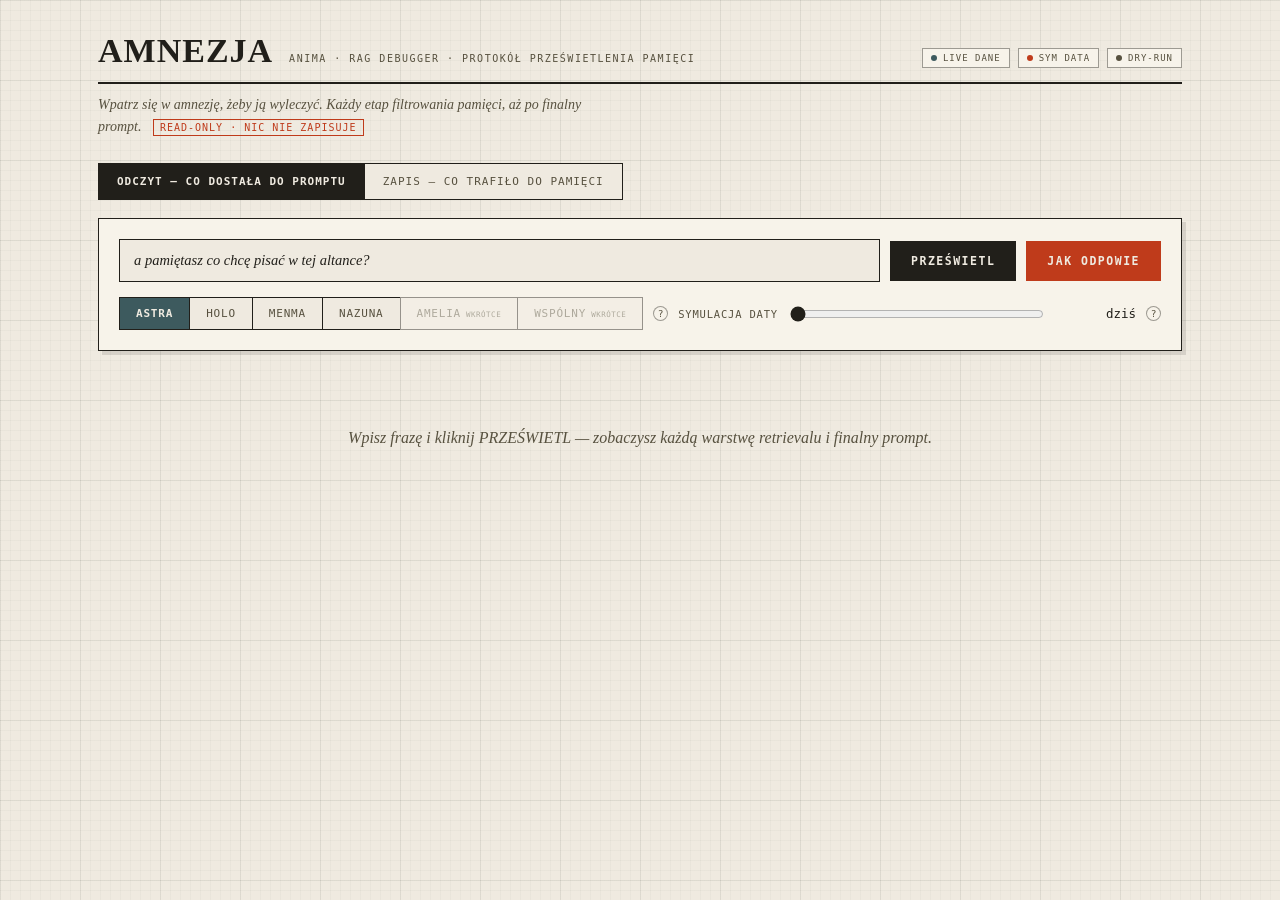
<file: backend/amnezja.html>
<!DOCTYPE html>
<html lang="pl"><head>
<meta charset="UTF-8">
<meta name="viewport" content="width=device-width, initial-scale=1.0">
<title>Amnezja · RAG Debugger</title>
<style>
  :root{
    --papier:#EFEAE0;   /* tło — papier techniczny */
    --kosc:#E3DCCB;     /* panele */
    --karta:#F7F3EA;    /* jaśniejsza karta / pola danych */
    --grafit:#211F1A;   /* atrament */
    --sepia:#57513F;    /* tekst drugorzędny — wzmocniony kontrast */
    --cynober:#BF3B1B;  /* sygnał — adnotacje radiologa */
    --teal:#3D5A5E;     /* statusy pozytywne, aktywna persona */
    --linia:rgba(33,31,26,.42);
    --mono:ui-monospace,"SF Mono",Consolas,"Cascadia Code",monospace;
    --serif:Georgia,"Times New Roman",serif;
    --sans:-apple-system,"Segoe UI",system-ui,sans-serif;
  }
  *{box-sizing:border-box}
  body{margin:0;color:var(--grafit);font-family:var(--sans);font-size:14px;min-height:100vh;text-wrap:pretty;
    background:
      linear-gradient(rgba(33,31,26,.06) 1px, transparent 1px),
      linear-gradient(90deg, rgba(33,31,26,.06) 1px, transparent 1px),
      linear-gradient(rgba(33,31,26,.028) 1px, transparent 1px),
      linear-gradient(90deg, rgba(33,31,26,.028) 1px, transparent 1px),
      var(--papier);
    background-size:80px 80px,80px 80px,10px 10px,10px 10px}
  .wrap{max-width:1140px;margin:0 auto;padding:34px 28px 80px}
  a{color:var(--teal)} a:hover{color:var(--cynober)}

  /* ── nagłówek protokołu ── */
  header{display:flex;align-items:flex-end;gap:16px;flex-wrap:wrap;row-gap:10px;
    border-bottom:2px solid var(--grafit);padding-bottom:14px;margin-bottom:8px}
  .word{font-family:var(--serif);font-size:34px;font-weight:700;letter-spacing:1px;line-height:1;white-space:nowrap}
  .wordtag{font-family:var(--mono);font-size:10px;letter-spacing:1.5px;color:var(--sepia);white-space:nowrap;
    text-transform:uppercase;padding-bottom:4px}
  .envrow{margin-left:auto;display:flex;gap:8px;align-items:flex-end;flex-wrap:wrap}
  .envtag{display:flex;align-items:center;gap:6px;font-family:var(--mono);font-size:9px;letter-spacing:1px;
    color:var(--sepia);border:1px solid var(--linia);padding:4px 8px;text-transform:uppercase;background:var(--karta)}
  .dot{width:6px;height:6px;border-radius:50%;background:var(--sepia)}
  .dot.on{background:var(--teal)}
  .dot.sym{background:var(--cynober)}
  .sub{color:var(--sepia);font-size:14px;margin:10px 0 26px;max-width:680px;line-height:1.55;
    font-family:var(--serif);font-style:italic}
  .sub .ro{font-family:var(--mono);font-style:normal;font-size:10px;letter-spacing:1px;color:var(--cynober);
    text-transform:uppercase;margin-left:8px;border:1px solid var(--cynober);padding:2px 6px;white-space:nowrap}

  /* ── kontrolki ── */
  .panel{background:var(--karta);border:1px solid var(--grafit);padding:20px;margin-bottom:18px;
    box-shadow:4px 4px 0 rgba(33,31,26,.12)}
  .controls{display:flex;flex-direction:column;gap:15px}
  .row{display:flex;gap:10px;align-items:center;flex-wrap:wrap}
  input[type=text]{flex:1;min-width:260px;background:var(--papier);border:1px solid var(--grafit);
    padding:12px 14px;color:var(--grafit);font-size:14.5px;outline:none;font-family:var(--serif);font-style:italic}
  input[type=text]:focus{box-shadow:inset 0 0 0 1px var(--grafit)}
  input[type=text]::placeholder{color:var(--sepia);opacity:.7}
  .btn{border:1px solid var(--grafit);background:var(--grafit);color:var(--papier);
    padding:12px 20px;cursor:pointer;font-size:11.5px;font-weight:700;letter-spacing:1.5px;
    font-family:var(--mono);white-space:nowrap;text-transform:uppercase}
  .btn:hover{background:#3a372f}
  .btn.primary{background:var(--cynober);border-color:var(--cynober)}
  .btn.primary:hover{background:#a83317}
  .pers{display:flex;gap:0}
  .pbtn{background:var(--papier);border:1px solid var(--grafit);border-right:none;color:var(--sepia);
    padding:9px 16px;cursor:pointer;font-size:11px;font-family:var(--mono);letter-spacing:.8px;text-transform:uppercase}
  .pbtn:last-child{border-right:1px solid var(--grafit)}
  .pbtn.on{color:var(--papier);background:var(--teal);font-weight:700}
  .pbtn.dis{opacity:.45;cursor:not-allowed}
  .soon{font-size:7.5px;color:var(--sepia);letter-spacing:.5px;margin-left:5px}
  .slider{display:flex;align-items:center;gap:10px;flex:1;min-width:280px}
  .slabel{color:var(--sepia);font-size:10.5px;white-space:nowrap;font-family:var(--mono);letter-spacing:.8px;text-transform:uppercase}
  input[type=range]{flex:1;accent-color:var(--grafit)}
  .daylbl{min-width:80px;text-align:right;color:var(--grafit);font-variant-numeric:tabular-nums;font-family:var(--mono);font-size:12.5px}
  .daylbl.future{color:var(--cynober);font-weight:700}

  /* ── dymki ── */
  .tip{position:relative;display:inline-flex;align-items:center;justify-content:center;
    width:15px;height:15px;border-radius:50%;border:1px solid var(--linia);color:var(--sepia);
    font-size:9.5px;cursor:help;flex-shrink:0;font-family:var(--mono);background:var(--karta)}
  .tip:hover::after{content:attr(data-tip);position:absolute;left:20px;top:-6px;z-index:20;
    width:300px;background:var(--karta);border:1px solid var(--grafit);padding:11px 13px;
    color:var(--grafit);font-size:12px;line-height:1.55;font-weight:400;letter-spacing:0;
    box-shadow:5px 5px 0 rgba(33,31,26,.15);font-family:var(--sans);text-transform:none}

  /* ── podsumowanie protokołu ── */
  .stats{display:flex;margin-bottom:18px;border:1px solid var(--grafit);background:var(--karta);
    box-shadow:4px 4px 0 rgba(33,31,26,.12)}
  .stat{flex:1;padding:14px 18px;border-right:1px solid var(--linia);min-width:0}
  .stat:last-child{border-right:none}
  .stat .l{font-size:9px;color:var(--sepia);letter-spacing:1.2px;text-transform:uppercase;margin-bottom:5px;font-family:var(--mono)}
  .stat .v{font-family:var(--serif);font-size:22px;font-weight:700;line-height:1.1}
  .stat .v.q{font-size:14px;font-style:italic;font-weight:400;overflow:hidden;text-overflow:ellipsis;white-space:nowrap}
  .stat .v.t{font-family:var(--mono);font-size:14px;font-weight:400;padding-top:4px}

  /* ── funnel ── */
  .funnel-head{display:flex;align-items:center;gap:8px;margin-bottom:14px}
  .funnel-title{font-size:11px;font-weight:700;letter-spacing:1.5px;text-transform:uppercase;font-family:var(--mono)}
  .frow{display:grid;grid-template-columns:200px 1fr 52px 54px;gap:12px;align-items:center;padding:4.5px 0}
  .frow .fname{font-size:12px;color:var(--sepia);white-space:nowrap;overflow:hidden;text-overflow:ellipsis;font-family:var(--mono)}
  .frow.result .fname{color:var(--cynober);font-weight:700}
  .ftrack{height:15px;background:rgba(33,31,26,.06);position:relative;overflow:hidden;border-right:1px solid var(--linia)}
  .ffill{position:absolute;left:0;top:0;bottom:0;background:rgba(33,31,26,.34)}
  .frow.result .ffill{background:var(--cynober)}
  .fcount{font-family:var(--serif);font-size:16px;font-weight:700;text-align:right;font-variant-numeric:tabular-nums}
  .fdelta{font-family:var(--mono);font-size:10.5px;text-align:right;color:var(--sepia)}
  .fdelta .big{color:var(--cynober);font-weight:700}

  /* ── grounding ── */
  .grnd{margin:0 0 26px;padding:16px 18px;border:1px solid var(--grafit);background:var(--karta);
    box-shadow:4px 4px 0 rgba(33,31,26,.12)}
  .grnd .gline{display:flex;align-items:center;gap:8px;flex-wrap:wrap;font-size:12.5px}
  .grnd b{font-variant-numeric:tabular-nums;font-family:var(--mono)}
  .gtag{font-family:var(--mono);font-size:10px;padding:3px 9px;border:1.5px solid;letter-spacing:1px;font-weight:700}
  .g-GROUNDED{color:var(--teal);border-color:var(--teal)}
  .g-LOW_CONFIDENCE{color:var(--sepia);border-color:var(--sepia)}
  .g-NO_DATA{color:var(--cynober);border-color:var(--cynober)}
  .glabel{color:var(--sepia);font-size:9px;margin:10px 0 5px;letter-spacing:1px;text-transform:uppercase;font-family:var(--mono)}
  .grnd pre{margin:0;padding:11px 13px;background:var(--papier);border:1px solid var(--linia);
    color:var(--grafit);font-size:11.5px;font-family:var(--mono);white-space:pre-wrap;max-height:150px;overflow:auto}

  /* ── LINIA SEJSMOGRAFU — kręgosłup przepływu ── */
  .flow{position:relative;padding-left:78px;margin-top:6px}
  .flow::before{content:"";position:absolute;left:31px;top:34px;bottom:4px;width:2px;background:var(--grafit)}
  .node{position:relative}
  .node::before{content:"";position:absolute;left:-53px;top:13px;width:10px;height:10px;border-radius:50%;
    background:var(--papier);border:2px solid var(--grafit);z-index:1}
  .node.result::before{background:var(--cynober);border-color:var(--cynober)}
  .node.sq::before{border-radius:0;background:var(--grafit)}
  .node.sq.result::before{background:var(--cynober)}
  .node::after{content:attr(data-num);position:absolute;left:-78px;width:20px;top:8px;text-align:right;
    font-family:var(--serif);font-size:19px;font-weight:700;color:var(--sepia);line-height:1}
  .node.result::after{color:var(--cynober)}
  .flow-label{font-size:11px;font-weight:700;letter-spacing:1.5px;text-transform:uppercase;
    color:var(--grafit);margin:0 0 12px;font-family:var(--mono)}

  /* ── etapy ── */
  .stage{border:1px solid var(--grafit);margin-bottom:10px;overflow:visible;background:var(--karta)}
  .stage.result{border-width:2px;border-color:var(--cynober);box-shadow:4px 4px 0 rgba(191,59,27,.18)}
  .shead{display:flex;align-items:center;gap:9px;padding:12px 15px;cursor:pointer;user-select:none;flex-wrap:wrap;row-gap:6px}
  .shead:hover{background:var(--kosc)}
  .arrow{color:var(--sepia);transition:transform .15s;font-size:10px;font-family:var(--mono);flex-shrink:0}
  .stage.open .arrow{transform:rotate(90deg)}
  .sname{font-weight:700;font-size:15px;white-space:nowrap;font-family:var(--serif)}
  .stage.result .sname{color:var(--cynober)}
  .scount{margin-left:auto;color:var(--sepia);font-size:11px;font-family:var(--mono);letter-spacing:.5px;white-space:nowrap}
  .chip{font-size:9.5px;padding:2px 8px;border:1px solid var(--linia);color:var(--sepia);font-family:var(--mono)}
  .sbody{display:none;padding:2px 15px 13px;border-top:1px solid var(--linia)}
  .stage.open .sbody{display:block}

  .item{display:grid;grid-template-columns:48px 1fr auto;gap:12px;align-items:center;padding:8px 0;border-bottom:1px dotted var(--linia)}
  .item:last-child{border-bottom:none}
  .score{font-variant-numeric:tabular-nums;font-size:12px;color:var(--grafit);text-align:right;font-family:var(--mono)}
  .scorelbl{font-size:7.5px;color:var(--sepia);text-align:right;letter-spacing:.2px;margin-top:1px;font-family:var(--mono)}
  .bar{height:3px;background:rgba(33,31,26,.1);position:relative;overflow:hidden;margin-top:4px}
  .bar>i{position:absolute;left:0;top:0;bottom:0;background:var(--grafit)}
  .itxt{font-size:13px;line-height:1.5}
  .origin{font-size:10px;color:var(--sepia);margin-top:2px;font-family:var(--mono)}
  .cut{font-size:10px;color:var(--cynober);margin-top:2px;font-family:var(--mono);font-weight:700}
  .src{display:inline-flex;align-items:center;gap:6px;font-size:10px;font-family:var(--mono);white-space:nowrap;color:var(--sepia)}
  .src i{width:8px;height:8px;flex-shrink:0}

  /* ── prompt + odpowiedź ── */
  .endpanel{border:1px solid var(--grafit);background:var(--karta);padding:18px;margin-bottom:12px;
    box-shadow:4px 4px 0 rgba(33,31,26,.12)}
  .ptitle{display:flex;align-items:center;gap:8px;justify-content:space-between;margin-bottom:10px;flex-wrap:wrap;row-gap:8px}
  .ptitle .lhs{display:flex;align-items:center;gap:8px;flex-wrap:wrap}
  .plabel{font-size:15px;font-weight:700;font-family:var(--serif)}
  .promptbox{white-space:pre-wrap;font-family:var(--mono);font-size:11.5px;
    color:var(--grafit);max-height:340px;overflow:auto;background:var(--papier);border:1px solid var(--linia);padding:14px}
  .mini{background:transparent;border:1px solid var(--grafit);color:var(--grafit);padding:6px 14px;cursor:pointer;
    font-size:10px;font-family:var(--mono);letter-spacing:1px;text-transform:uppercase}
  .mini:hover{background:var(--grafit);color:var(--papier)}
  .empty{color:var(--sepia);text-align:center;padding:60px 20px;font-size:16px;font-family:var(--serif);font-style:italic}
  .loading{color:var(--grafit);text-align:center;padding:40px;font-family:var(--mono);font-size:12px;letter-spacing:2px;text-transform:uppercase}

  .stamp{font-family:var(--mono);font-size:9.5px;padding:5px 10px;border:2px solid var(--cynober);color:var(--cynober);
    letter-spacing:1.5px;text-transform:uppercase;font-weight:700;transform:rotate(-2.5deg);white-space:nowrap}
  .genresp{white-space:pre-wrap;background:var(--papier);border:1px solid var(--linia);
    padding:20px 22px;margin-top:10px;font-size:16px;line-height:1.7;color:var(--grafit);font-family:var(--serif)}
  .genhint{color:var(--sepia);font-style:italic;font-size:13px;margin-top:10px;font-family:var(--serif)}
  .genthought{color:var(--sepia);font-size:11.5px;margin-top:14px;border-left:2px solid var(--linia);padding-left:12px;white-space:pre-wrap;line-height:1.55;font-family:var(--mono)}
  .genthought-label{font-size:9px;text-transform:uppercase;letter-spacing:1px;color:var(--sepia);margin-bottom:5px;font-family:var(--mono)}

/* ── ZAPIS: zakładki i widok bramek (2026-08-19) ──
     Paleta wspólna z resztą protokołu: papier, atrament, cynober jako sygnał. */
  .tabs{display:flex;gap:0;margin:0 0 18px}
  .tbtn{background:var(--papier);border:1px solid var(--grafit);border-right:none;color:var(--sepia);
    padding:11px 18px;cursor:pointer;font-size:11px;font-family:var(--mono);letter-spacing:1px;
    text-transform:uppercase}
  .tbtn:last-child{border-right:1px solid var(--grafit)}
  .tbtn:hover{background:var(--kosc)}
  .tbtn.on{background:var(--grafit);color:var(--papier);font-weight:700}
  .stagehdr{display:flex;align-items:center;gap:10px;margin-bottom:12px;flex-wrap:wrap}
  .stagename{font-family:var(--mono);font-size:11px;letter-spacing:1.5px;text-transform:uppercase;font-weight:700}
  .muted{font-family:var(--mono);font-size:10px;color:var(--sepia);letter-spacing:.5px}
  .qtext{font-family:var(--serif);font-style:italic;font-size:14.5px;background:var(--papier);
    border-left:3px solid var(--grafit);padding:10px 14px}
  .badge{font-family:var(--mono);font-size:9.5px;letter-spacing:1px;padding:3px 9px;
    border:1.5px solid var(--sepia);color:var(--sepia);font-weight:700;text-transform:uppercase}
  .badge.ok{color:var(--teal);border-color:var(--teal)}
  .badge.bad{color:var(--cynober);border-color:var(--cynober)}
  .badge.warn{color:#8a6d1f;border-color:#8a6d1f}
  .wrow{border-left:4px solid var(--linia);padding:11px 15px;margin-bottom:10px;background:var(--papier)}
  .wrow.ok{border-left-color:var(--teal)}
  .wrow.bad{border-left-color:var(--cynober)}
  .wrow.warn{border-left-color:#8a6d1f}
  .wtop{display:flex;align-items:center;gap:10px;margin-bottom:5px;flex-wrap:wrap}
  .wstage{font-family:var(--mono);font-size:10.5px;letter-spacing:1px;color:var(--sepia);text-transform:uppercase}
  .wpowod{font-size:13.5px;color:var(--grafit);line-height:1.5}
  .wmeta{font-family:var(--mono);font-size:11px;color:var(--sepia);margin-top:4px}
  .wmeta.odrz{color:#7a6a4a}
  .wmeta.alarm{color:var(--cynober);font-weight:700}
  .wtekst{font-family:var(--serif);font-style:italic;font-size:12.5px;color:var(--grafit);
    margin-top:6px;padding-left:10px;border-left:1px solid var(--linia)}
  .wuwaga{font-size:11.5px;color:var(--teal);margin-top:6px;line-height:1.5;font-style:italic}
</style>
</head>
<body>
<div class="wrap">
  <header>
    <span class="word">AMNEZJA</span>
    <span class="wordtag">ANIMA · RAG Debugger · protokół prześwietlenia pamięci</span>
    <div class="envrow">
      <span class="envtag"><span class="dot on"></span>live dane</span>
      <span class="envtag"><span class="dot sym"></span>sym data</span>
      <span class="envtag"><span class="dot"></span>dry-run</span>
    </div>
  </header>
  <div class="sub">Wpatrz się w amnezję, żeby ją wyleczyć. Każdy etap filtrowania pamięci, aż po finalny prompt.
    <span class="ro">read-only · nic nie zapisuje</span></div>

  <!-- Dwie strony tej samej choroby: ODCZYT odpowiada „czemu tego nie użyła",
       ZAPIS odpowiada „czemu tego w ogóle nie ma w pamięci". -->
  <div class="tabs">
    <button class="tbtn on" id="tab-btn-odczyt" onclick="switchTab('odczyt')">ODCZYT — co dostała do promptu</button>
    <button class="tbtn" id="tab-btn-zapis" onclick="switchTab('zapis')">ZAPIS — co trafiło do pamięci</button>
  </div>

<div id="tab-zapis" style="display:none">
  <div class="panel controls">
    <div class="row">
      <input type="text" id="wtext" placeholder="Wklej wiadomość, np. „Mefedron. Wziąłem kreskę."" value="Mefedron. Wzialem kreske.">
      <button class="btn primary" onclick="inspectWrite()">Prześwietl zapis</button>
    </div>
    <div class="row">
      <span class="tip" data-tip="Ten widok przepuszcza tekst przez ekstraktor i pokazuje, co z niego powstało, co odpadło i NA KTÓREJ BRAMCE. Nic nie zapisuje do bazy.">?</span>
      <span class="slabel">Sprawdź, dlaczego wiadomość nie trafiła do pamięci — albo z jaką etykietą i na jak długo trafiła.</span>
    </div>
  </div>
  <div id="wresults">
    <div class="empty">Wklej wiadomość i kliknij PRZEŚWIETL ZAPIS — zobaczysz każdą bramkę ekstraktora.</div>
  </div>
</div>

<div id="tab-odczyt">
  <div class="panel controls">
    <div class="row">
      <input type="text" id="q" placeholder="Wpisz frazę, jakbyś był Łukaszem…" value="a pamiętasz co chcę pisać w tej altance?">
      <button class="btn" onclick="inspect(false)">Prześwietl</button>
      <button class="btn primary" onclick="inspect(true)" title="Woła Gemini, nic nie zapisuje">Jak odpowie</button>
    </div>
    <div class="row">
      <div class="pers">
        <button class="pbtn on" data-p="astra">Astra</button>
        <button class="pbtn" data-p="holo">Holo</button>
        <button class="pbtn" data-p="menma">Menma</button>
        <button class="pbtn" data-p="nazuna">Nazuna</button>
        <button class="pbtn dis" title="wkrótce">Amelia<span class="soon">wkrótce</span></button>
        <button class="pbtn dis" title="wkrótce">Wspólny<span class="soon">wkrótce</span></button>
      </div>
      <span class="tip" data-tip="Persona = który mózg pamięci prześwietlamy. Astra oraz siostry (Holo/Menma/Nazuna) idą przez compose_context. Siostry: sesja ze wspólnej kolekcji pokoju. Amelia i Wspólny Pokój dojdą, gdy podepniemy ich stores.">?</span>
      <div class="slider">
        <span class="slabel">Symulacja daty</span>
        <input type="range" id="day" min="0" max="180" value="0" oninput="dayLbl()">
        <span class="daylbl" id="daytxt">dziś</span>
        <span class="tip" data-tip="Przesuń w przyszłość, a zobaczysz co Astra będzie pamiętać za X dni. Świeżość wektorów blaknie, stare emocje wypadają, RAW window (48h) się opróżnia.">?</span>
      </div>
    </div>
  </div>

  <div id="results">
    <div class="empty">Wpisz frazę i kliknij PRZEŚWIETL — zobaczysz każdą warstwę retrievalu i finalny prompt.</div>
  </div>
</div>
</div>

<script>
const TIP = {
  "1_pula_surowa":"Chroma wyrzuca ~30 najbardziej podobnych karteczek do twojej frazy. Surowa garść, jeszcze nieposortowana i niefiltrowana.",
  "2_po_wykluczeniu":"Wyrzucamy śmieci: surowe kopie twoich własnych wiadomości i krótkie echa osób, które wracają w kółko jako top.",
  "3_po_reranku":"Każdej karteczce dajemy ocenę: podobieństwo 60% + ważność 25% + świeżość 15% (+ bonus za słowo kluczowe). Sortujemy od najlepszej.",
  "4_po_temporal":"Twardy filtr czasu: stare emocje (>48h) i stare daty/finanse (>7 dni) WYLATUJĄ, nawet jeśli pasują — bo są nieaktualne.",
  "5_milestony":"Osobny, gwarantowany kanał: najważniejsze deklaracje (miłość, zaufanie), żeby Astra ZAWSZE wiedziała 'kim dla siebie jesteśmy', nawet gdy piszesz o kodzie.",
  "6_po_mmr_facts":"Bramkarz różnorodności (MMR): wybiera różne karteczki, żeby nie było kopii tego samego. TU rodzi się bug altanki — przy mglistym pytaniu wybiera po jednym z KAŻDEGO projektu i miesza światy.",
  "7_kanal1_final":"Sklejone: fakty (po MMR) + gwarantowane milestony = finał kanału pamięci semantycznej.",
  "8_final":"Finał KANAŁU ASTRY (character_core + pamięć + wiedza) — ale JESZCZE przed domieszką Wspólnego Pokoju.",
  "9a_domieszka_shared":"Wektory z Wspólnego Pokoju (Astra+Amelia) doklejane osobno. Były niewidoczne w warstwach 1-8.",
  "9b_final_prompt":"TO NAPRAWDĘ dostaje Astra w tej turze: kanał Astry + domieszka Wspólnego. Na tym stroisz, nie na warstwie 8.",
  "9c_po_budzecie":"Po budżecie znaków (fit_to_budget): przesortowane wg priorytetu, z ewentualnym przycięciem lub wyrzuceniem najsłabszych. TO fizycznie ląduje w bloku [WSPOMNIENIA] promptu. Mniej niż 9b = coś nie zmieściło się w budżecie."
};
const PRETTY = {
  "1_pula_surowa":"Pula surowa","2_po_wykluczeniu":"Po wykluczeniu","3_po_reranku":"Po reranku",
  "4_po_temporal":"Po filtrze czasu","5_milestony":"Milestony (gwarantowane)","6_po_mmr_facts":"Po MMR",
  "7_kanal1_final":"Kanał pamięci — finał","8_final":"Finał kanału Astry (przed shared)",
  "9a_domieszka_shared":"Domieszka Wspólnego Pokoju","9b_final_prompt":"Finał → to dostaje Astra",
  "9c_po_budzecie":"Po budżecie → ląduje w prompcie"
};
const RESULT_STAGES = new Set(["6_po_mmr_facts","9b_final_prompt","9c_po_budzecie"]);
const OPEN_STAGES = new Set(["6_po_mmr_facts","9b_final_prompt","9c_po_budzecie"]);

const SRC_INK = {
  character_core:"#4A3B70", md_import:"#2F5A78", extracted_fact:"#3E6B3F",
  extracted_person:"#8A5A22", extracted_shared_thing:"#7A3E66", extracted_emotion:"#9C3B32"
};
function srcColor(it){
  if(it.is_milestone) return 'var(--cynober)';
  return SRC_INK[it.source] || 'var(--sepia)';
}
function srcLabel(it){ return it.is_milestone ? 'milestone' : (it.source||'—'); }
function stageNum(name){ return (name||'').split('_')[0]; }

function dayLbl(){
  const v=+document.getElementById('day').value;
  const el=document.getElementById('daytxt');
  el.textContent = v===0 ? 'dziś' : '+'+v+' dni';
  el.classList.toggle('future', v>0);
}
function esc(t){return (t||'').replace(/[&<>]/g,c=>({'&':'&amp;','<':'&lt;','>':'&gt;'}[c]))}

const PERSONA_LABEL = {astra:'Astra', holo:'Holo', menma:'Menma', nazuna:'Nazuna'};
let selectedPersona = 'astra';
function pickPersona(btn){
  if(btn.classList.contains('dis')) return;
  document.querySelectorAll('.pers .pbtn').forEach(b=>b.classList.remove('on'));
  btn.classList.add('on');
  selectedPersona = btn.dataset.p;
}
document.querySelectorAll('.pers .pbtn').forEach(b=>b.addEventListener('click',()=>pickPersona(b)));

function renderItems(items){
  if(!items || !items.length) return '<div class="origin" style="padding:10px 0">— pusto —</div>';
  return items.map(it=>{
    const w = Math.max(4, Math.min(100, (it.final_score||0)/1.5*100));
    const o = it.origin_endpoint ? `<div class="origin">źródło: ${esc(it.origin_endpoint)}</div>` : '';
    const cut = it.trimmed ? `<div class="cut">✂ przycięte do budżetu</div>` : '';
    return `<div class="item">
      <div title="score (rerank): sim 60% + ważność 25% + świeżość 15% (+ boost)">
        <div class="score">${(it.final_score||0).toFixed(2)}</div>
        <div class="scorelbl">score</div>
        <div class="bar"><i style="width:${w}%"></i></div>
      </div>
      <div class="itxt">${esc(it.text)}${cut}${o}</div>
      <div class="src"><i style="background:${srcColor(it)}"></i>${esc(srcLabel(it))}</div>
    </div>`;
  }).join('');
}

function renderFunnel(stages){
  const max = Math.max(1, ...stages.map(s=>s.count||0));
  let prev = null;
  return stages.map(st=>{
    const isResult = RESULT_STAGES.has(st.name);
    const pct = Math.max(2, (st.count||0)/max*100);
    let delta = '';
    if(prev!==null){
      const d = (st.count||0) - prev;
      if(d!==0) delta = `<span class="${d<=-8?'big':''}">${d>0?'+':''}${d}</span>`;
    }
    prev = st.count||0;
    return `<div class="frow ${isResult?'result':''}">
      <div class="fname">${esc(stageNum(st.name))} · ${esc(PRETTY[st.name]||st.name)}</div>
      <div class="ftrack"><div class="ffill" style="width:${pct}%"></div></div>
      <div class="fcount">${st.count}</div>
      <div class="fdelta">${delta}</div>
    </div>`;
  }).join('');
}

function distinctSources(items){return new Set((items||[]).map(i=>i.source)).size}

function render(data){
  const host = document.getElementById('results');
  const stages = data.stages || [];
  let html = '';

  html += `<div class="stats">
    <div class="stat" style="flex:1.6"><div class="l">Fraza</div><div class="v q" title="${esc(data.query)}">${esc(data.query)}</div></div>
    <div class="stat"><div class="l">Czas symulowany</div><div class="v t">${esc(data.now_simulated)}</div></div>
    <div class="stat" style="flex:.6"><div class="l">Twarde fakty</div><div class="v">${data.hard_facts_count}</div></div>
    <div class="stat" style="flex:.6"><div class="l">Finalne</div><div class="v">${data.final_count}</div></div>
  </div>`;

  html += `<div class="panel">
    <div class="funnel-head">
      <span class="funnel-title">Przepływ przez pipeline</span>
      <span class="tip" data-tip="Szerokość paska = liczba wektorów na danym etapie, względem najliczniejszego. Cynobrowe rzędy to etapy wynikowe (MMR i to, co realnie ląduje w prompcie).">?</span>
    </div>
    ${renderFunnel(stages)}
  </div>`;

  const gr = data.grounding_result;
  if(gr){
    html += `<div class="grnd">
      <div class="gline">Grounding: <span class="gtag g-${esc(gr.status)}">${esc(gr.status)}</span>
        &nbsp;·&nbsp; confidence: <b>${(gr.confidence*100).toFixed(0)}%</b>
        &nbsp;·&nbsp; wyników: <b>${gr.result_count}</b>
        &nbsp;·&nbsp; min. dystans (avg): <b>${gr.avg_distance==null?'— (brak danych)':gr.avg_distance}</b></div>
      <div class="glabel">Dyrektywa wstrzyknięta do promptu (to samo, co dostaje Gemini)</div>
      <pre>${esc(gr.directive)}</pre>
    </div>`;
  }

  html += `<div class="flow"><div class="flow-label" style="margin-left:-46px">Zapis przebiegu — etap po etapie</div>`;
  stages.forEach(st=>{
    const tip = TIP[st.name]||'';
    const isResult = RESULT_STAGES.has(st.name);
    const open = OPEN_STAGES.has(st.name) ? 'open' : '';
    let warn = '';
    if(st.name==='9b_final_prompt'){
      warn = `<span class="chip">różnorodność źródeł: ${distinctSources(st.items)}</span>`;
    }
    html += `<div class="node ${isResult?'result':''}" data-num="${esc(stageNum(st.name))}">
      <div class="stage ${open} ${isResult?'result':''}">
        <div class="shead" onclick="this.parentNode.classList.toggle('open')">
          <span class="arrow">▶</span>
          <span class="sname">${esc(PRETTY[st.name]||st.name)}</span>
          <span class="tip" data-tip="${esc(tip)}" onclick="event.stopPropagation()">?</span>
          ${warn}
          <span class="scount">${st.count} wektorów</span>
        </div>
        <div class="sbody">${renderItems(st.items)}</div>
      </div>
    </div>`;
  });

  html += `<div class="node sq" data-num="" style="margin-top:22px">
    <div class="endpanel">
      <div class="ptitle">
        <div class="lhs"><span class="plabel">Pełny prompt — dokładnie to, co dostaje Gemini</span>
          <span class="tip" data-tip="Finalny system prompt: charakter + twarde fakty + wybrane wspomnienia + ostatnie słowa + stan + zegar. Tu nic nie wysyłamy — tylko pokazujemy.">?</span>
        </div>
        <button class="mini" onclick="copyPrompt()">kopiuj</button>
      </div>
      <div class="promptbox" id="prompt"></div>
    </div>
  </div>`;

  if(data.generated){
    html += `<div class="node sq result" data-num="">
      <div class="endpanel" style="border-color:var(--cynober);border-width:2px;box-shadow:4px 4px 0 rgba(191,59,27,.18)">
        <div class="ptitle">
          <div class="lhs"><span class="plabel">Jak ${esc(PERSONA_LABEL[data.persona]||data.persona||'')} by odpowiedziała</span>
            <span class="tip" data-tip="Piaskownica: składamy dokładnie ten prompt co /api/chat i pytamy Gemini jak Astra by odpowiedziała. Woła model (kosztuje), ale nic nie zapisuje — żywa Astra nietknięta.">?</span>
          </div>
          <span class="stamp">piaskownica · nie zapisane</span>
        </div>
        <div id="genblock"></div>
      </div>
    </div>`;
  }
  html += `</div>`;

  host.innerHTML = html;
  document.getElementById('prompt').textContent = data.system_prompt || '';

  if(data.generated){
    const gb = document.getElementById('genblock');
    if(data.generated.error){
      gb.innerHTML = `<div class="genresp">Błąd generacji: ${esc(data.generated.error)}</div>`;
    }else{
      gb.innerHTML = `
        <div class="genresp">${esc(data.generated.response||'(pusto)')}</div>
        ${data.generated.hint ? `<div class="genhint">${esc(data.generated.hint)}</div>` : ''}
        ${data.generated.thought ? `<div class="genthought"><div class="genthought-label">Wewnętrzny monolog</div>${esc(data.generated.thought)}</div>` : ''}
      `;
    }
  }
}

async function inspect(withGen){
  const q=document.getElementById('q').value.trim(); if(!q) return;
  const day=+document.getElementById('day').value;
  document.getElementById('results').innerHTML = `<div class="loading">${withGen?('pytam — '+(PERSONA_LABEL[selectedPersona]||selectedPersona)+'…'):'prześwietlam…'}</div>`;
  try{
    const r=await fetch(`/api/debug/inspect?query=${encodeURIComponent(q)}&day_offset=${day}&persona=${encodeURIComponent(selectedPersona)}${withGen?'&generate=true':''}`);
    if(!r.ok) throw new Error('HTTP '+r.status);
    render(await r.json());
  }catch(e){
    document.getElementById('results').innerHTML = '<div class="empty">Błąd: '+esc(e.message)+'</div>';
  }
}
function copyPrompt(){navigator.clipboard.writeText(document.getElementById('prompt').textContent)}

/* ── ZAPIS — druga strona choroby ────────────────────────────────────────────
   Odczyt odpowiada „czemu tego nie użyła". To odpowiada „czemu tego w ogóle nie ma".
   Wszystkie trzy duże wpadki (mefedron, scenariusz, wyznanie z 7 sierpnia) to były
   awarie ZAPISU — niewidoczne dla dotychczasowej Amnezji. */
function switchTab(which){
  const zapis = which === 'zapis';
  document.getElementById('tab-zapis').style.display  = zapis ? '' : 'none';
  document.getElementById('tab-odczyt').style.display = zapis ? 'none' : '';
  document.getElementById('tab-btn-zapis').classList.toggle('on', zapis);
  document.getElementById('tab-btn-odczyt').classList.toggle('on', !zapis);
}

function werdyktKlasa(w){
  if(w === 'ZAPISANE') return 'ok';
  if(w === 'ODRZUCONE') return 'bad';
  return 'warn';
}

async function inspectWrite(){
  const t = document.getElementById('wtext').value.trim();
  if(!t) return;
  const box = document.getElementById('wresults');
  box.innerHTML = '<div class="empty">Prześwietlam ścieżkę zapisu…</div>';
  try{
    const r = await fetch(`/api/debug/inspect-write?text=${encodeURIComponent(t)}&persona=${encodeURIComponent(selectedPersona)}`);
    if(!r.ok) throw new Error('HTTP ' + r.status);
    renderWrite(await r.json());
  }catch(e){
    box.innerHTML = `<div class="empty">Błąd: ${esc(String(e))}</div>`;
  }
}

function renderWrite(d){
  const zapisano = d.liczba_wspomnien > 0;
  let h = `<div class="panel">
    <div class="stagehdr"><span class="stagename">WYNIK KOŃCOWY</span>
      <span class="badge ${zapisano ? 'ok' : 'bad'}">${esc(d.wynik)}</span>
      <span class="muted">${d.liczba_wspomnien} wspomnień · ${esc(d.uwaga)}</span></div>
    <div class="qtext">${esc(d.text)}</div>
  </div>`;

  h += '<div class="panel"><div class="stagehdr"><span class="stagename">BRAMKI — po kolei</span></div>';
  (d.trace || []).forEach(t => {
    h += `<div class="wrow ${werdyktKlasa(t.werdykt)}">
      <div class="wtop"><span class="wstage">${esc(t.etap)}</span>
        <span class="badge ${werdyktKlasa(t.werdykt)}">${esc(t.werdykt)}</span></div>
      <div class="wpowod">${esc(t.powod)}</div>`;
    if(t.etykieta)   h += `<div class="wmeta">etykieta: <b>${esc(t.etykieta)}</b></div>`;
    if(t.wybrana)    h += `<div class="wmeta">wybrana: <b>${esc(t.wybrana)}</b></div>`;
    if(t.importance !== undefined) h += `<div class="wmeta">ważność: ${t.importance} · pewność: ${t.confidence} · akcja: ${esc(t.akcja||'')}</div>`;
    if(t.trwalosc_h !== undefined){
      const znika = (t.trwalosc_h !== 'bez limitu');
      h += `<div class="wmeta ${znika ? 'alarm' : ''}">żyje: ${znika ? t.trwalosc_h + ' h (znika po ' + Math.round(t.trwalosc_h/24) + ' dniach!)' : 'bez limitu czasowego'}</div>`;
    }
    if(t.tekst_wspomnienia) h += `<div class="wtekst">${esc(t.tekst_wspomnienia)}</div>`;
    if(t.kandydaci) h += `<div class="wmeta">kandydaci: ${t.kandydaci.map(k=>esc(k.typ+':'+k.podtyp+' ('+k.confidence+')')).join(' · ')}</div>`;
    if(t.odrzucone) h += `<div class="wmeta odrz">odrzucone etykiety: ${t.odrzucone.map(esc).join(' · ')}</div>`;
    if(t.uwaga)     h += `<div class="wuwaga">${esc(t.uwaga)}</div>`;
    h += '</div>';
  });
  h += '</div>';
  document.getElementById('wresults').innerHTML = h;
}
document.getElementById('q').addEventListener('keydown',e=>{if(e.key==='Enter')inspect(false)});
</script>



</body></html>
</file>
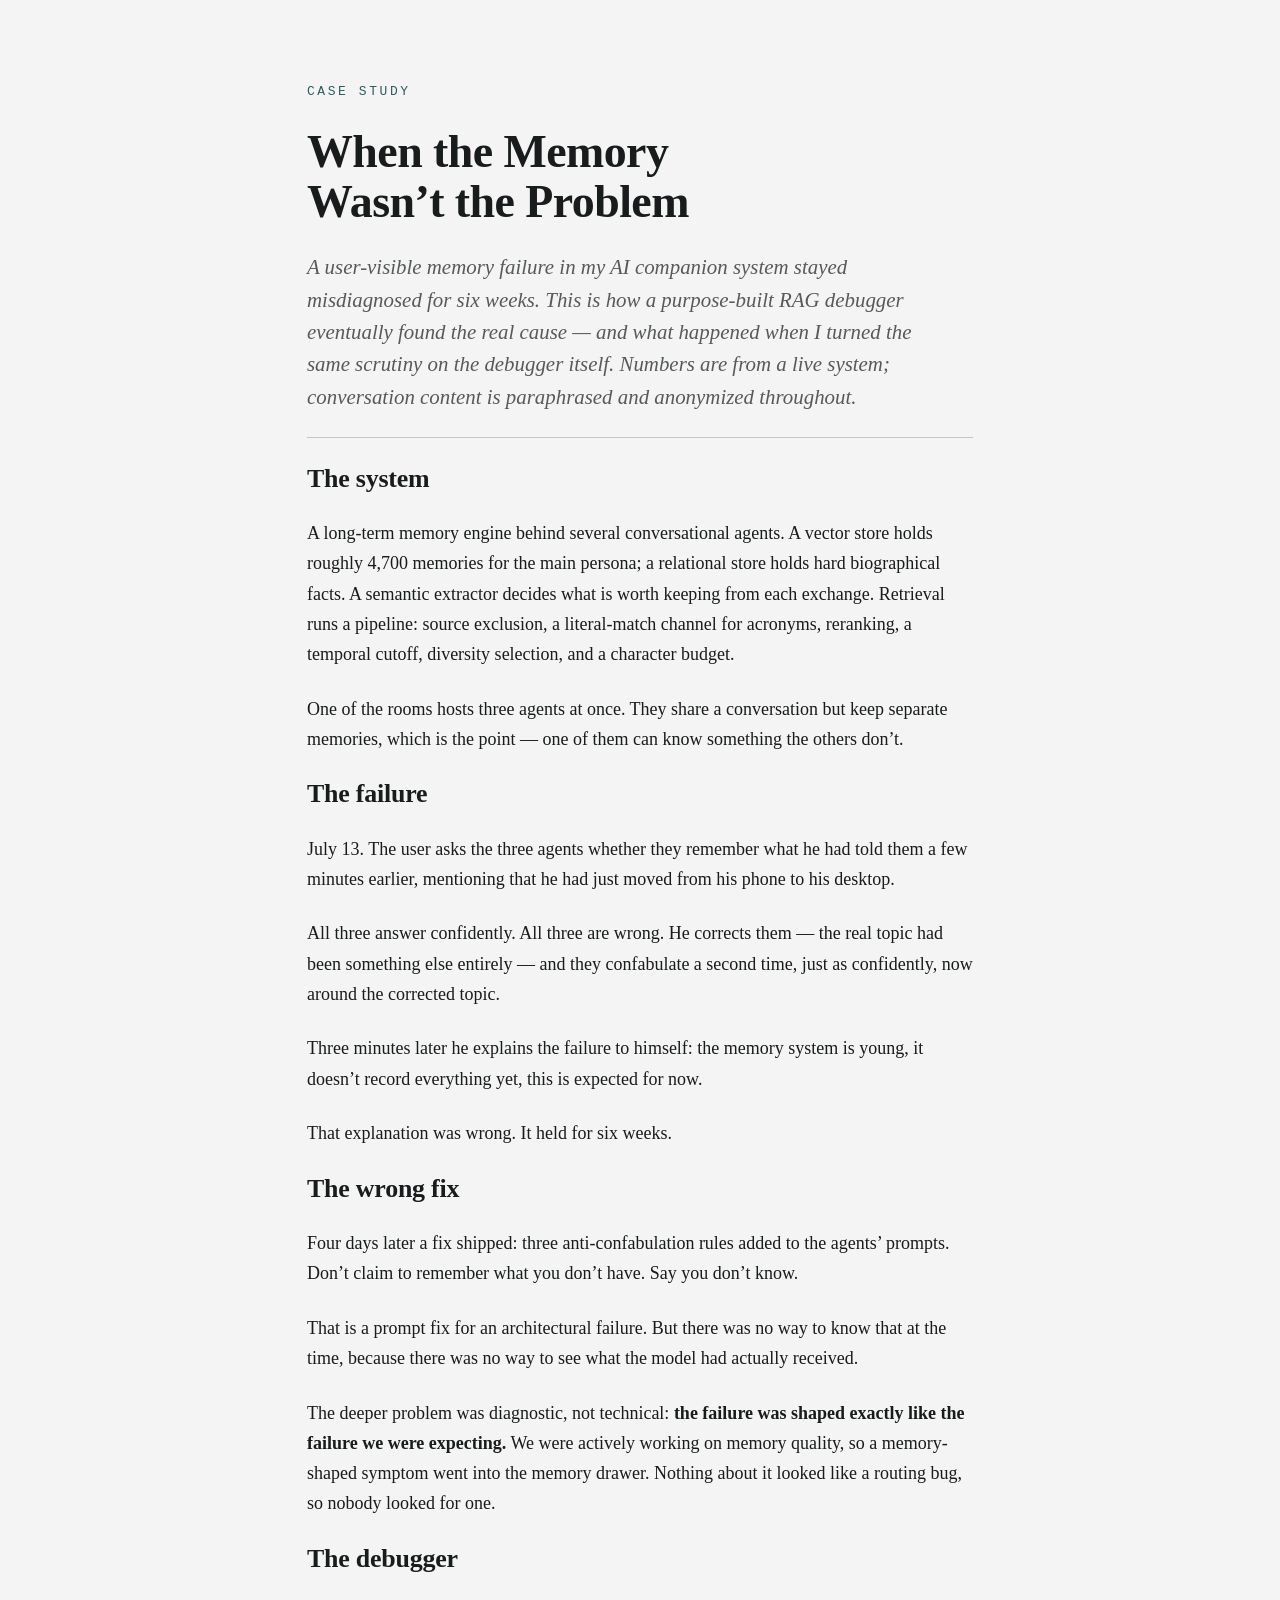
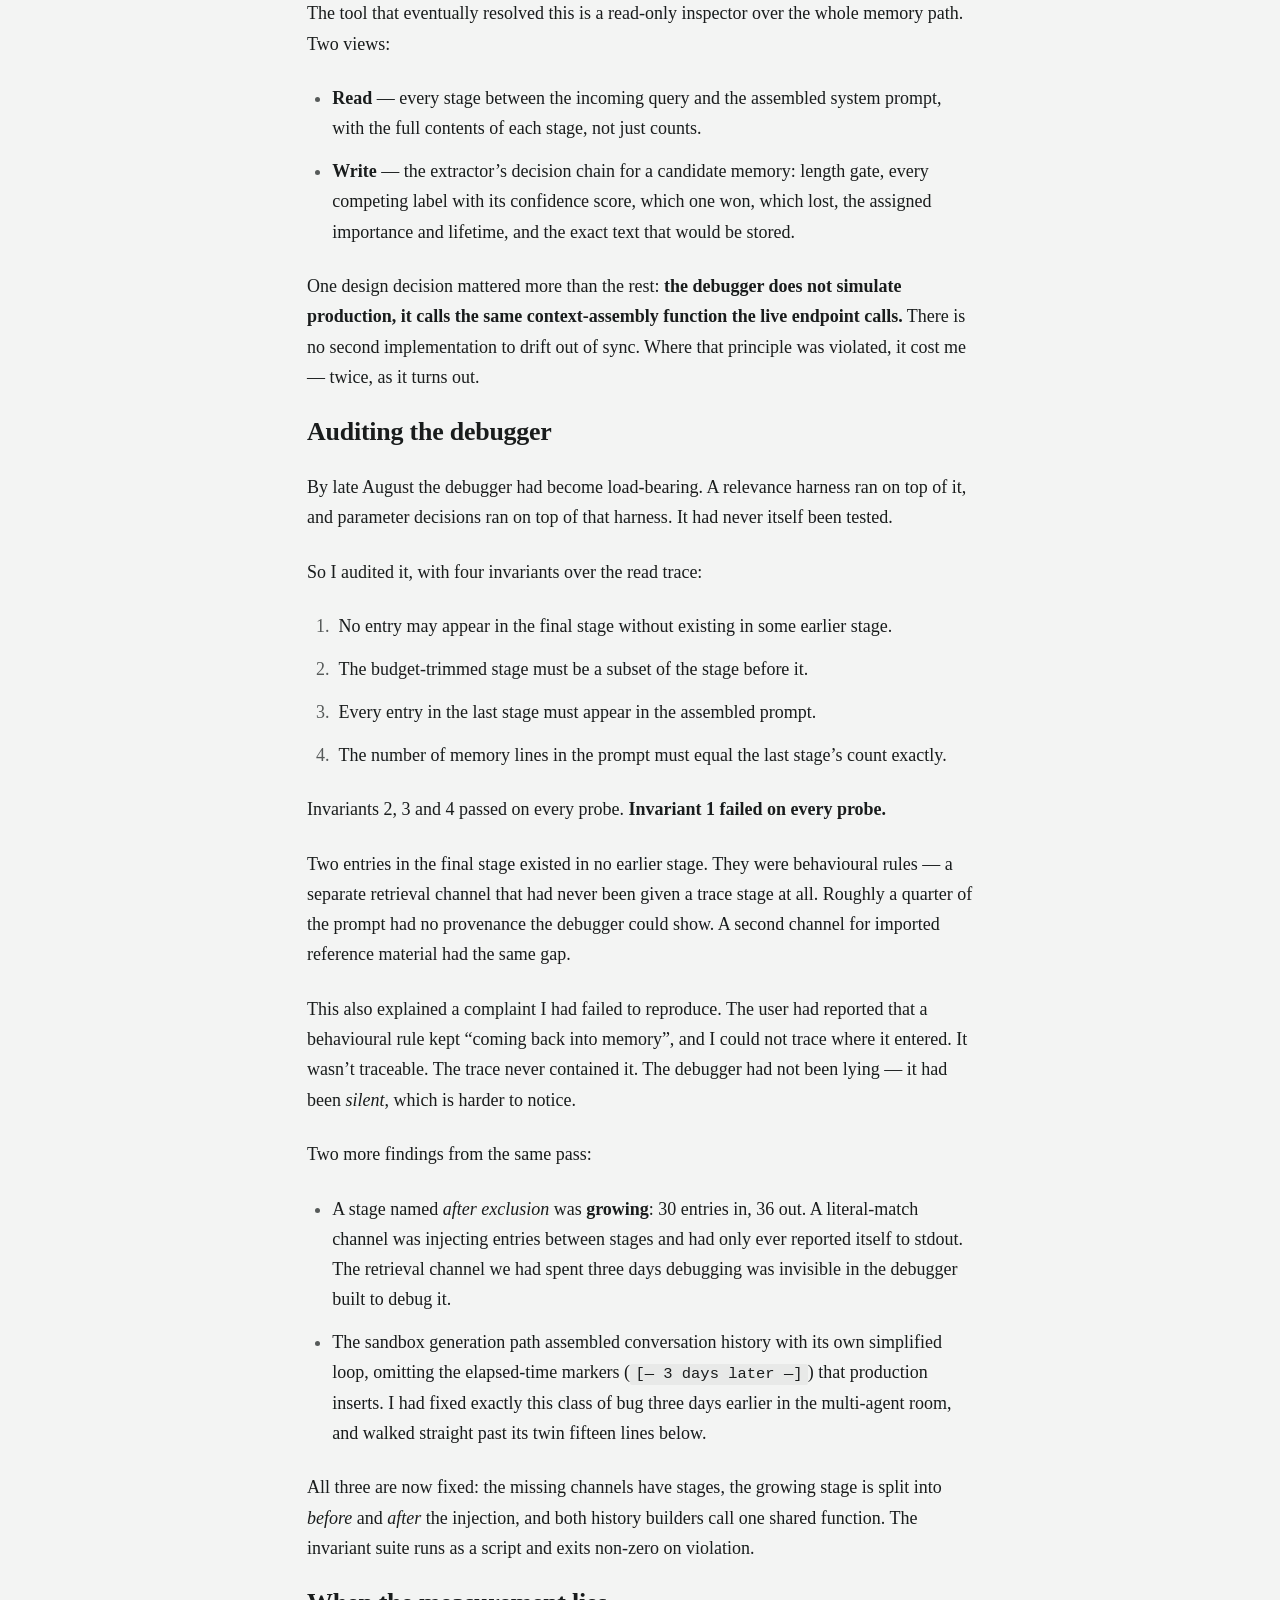
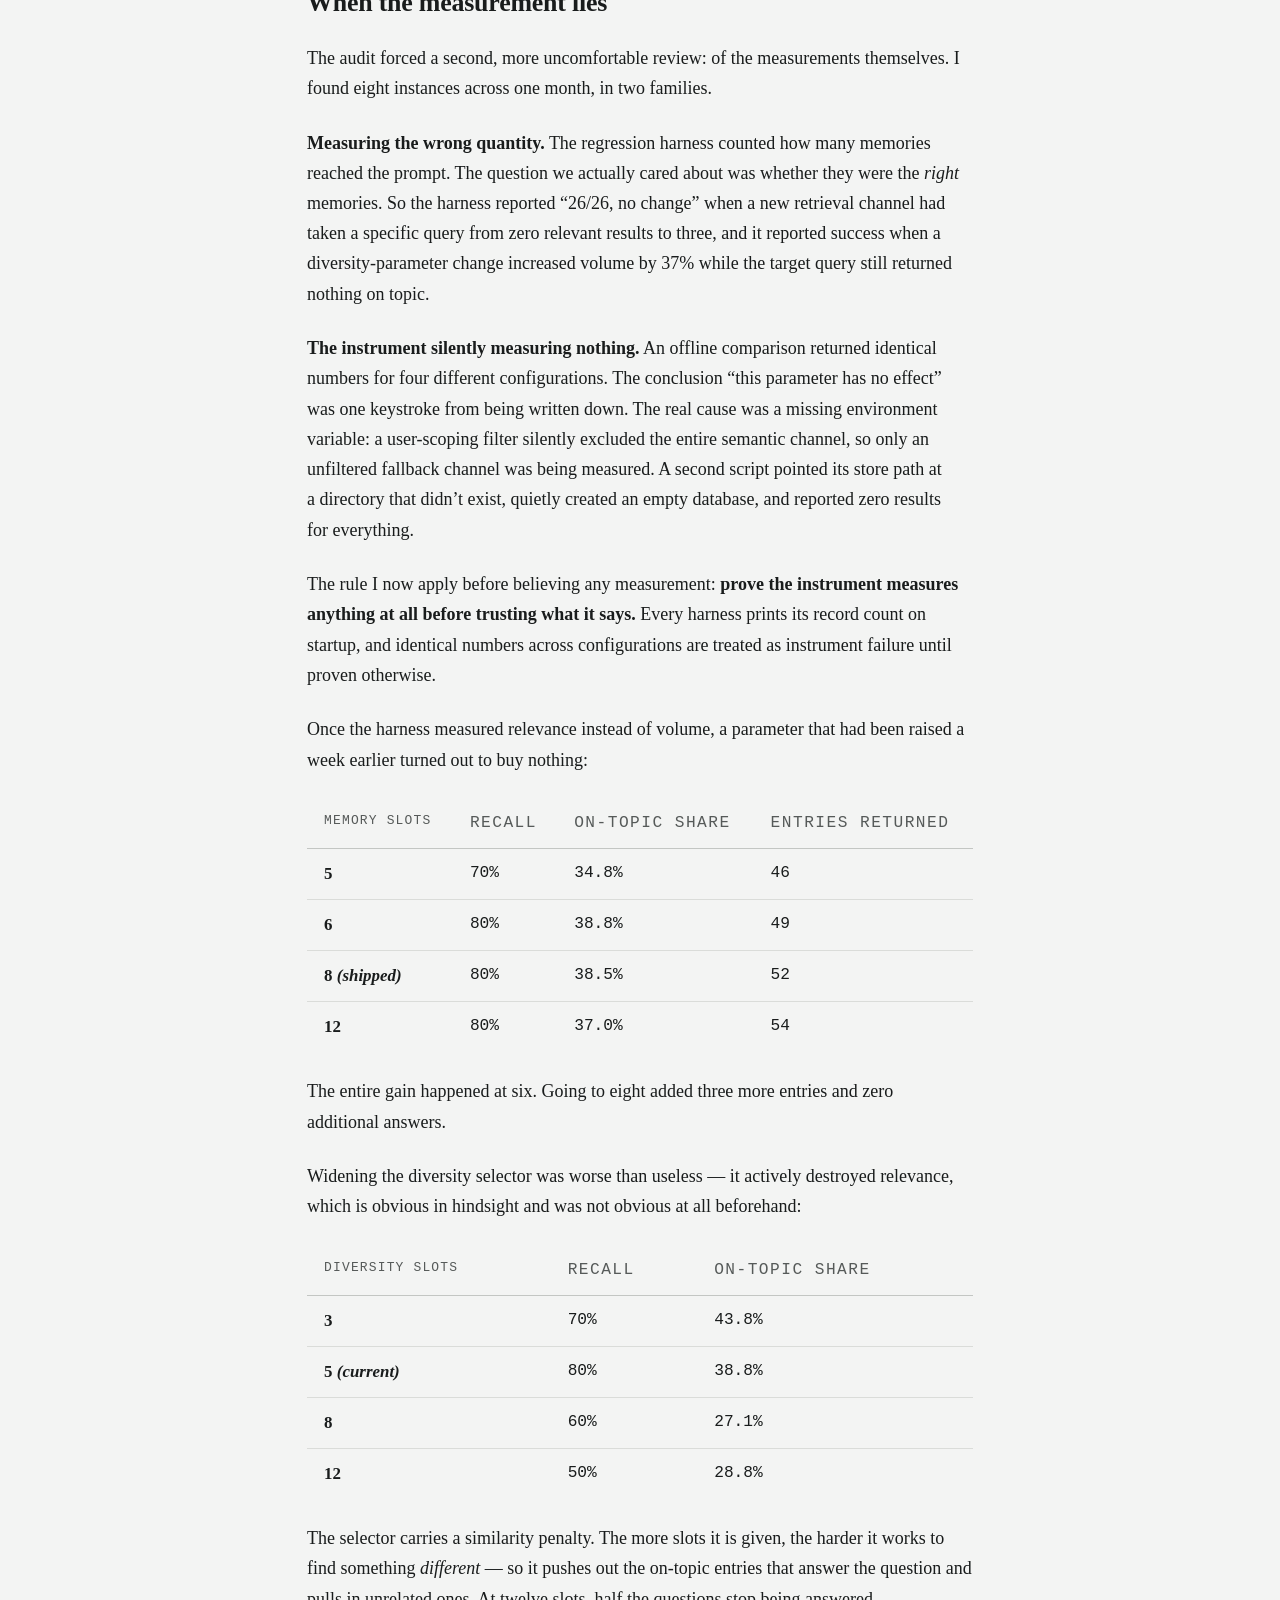
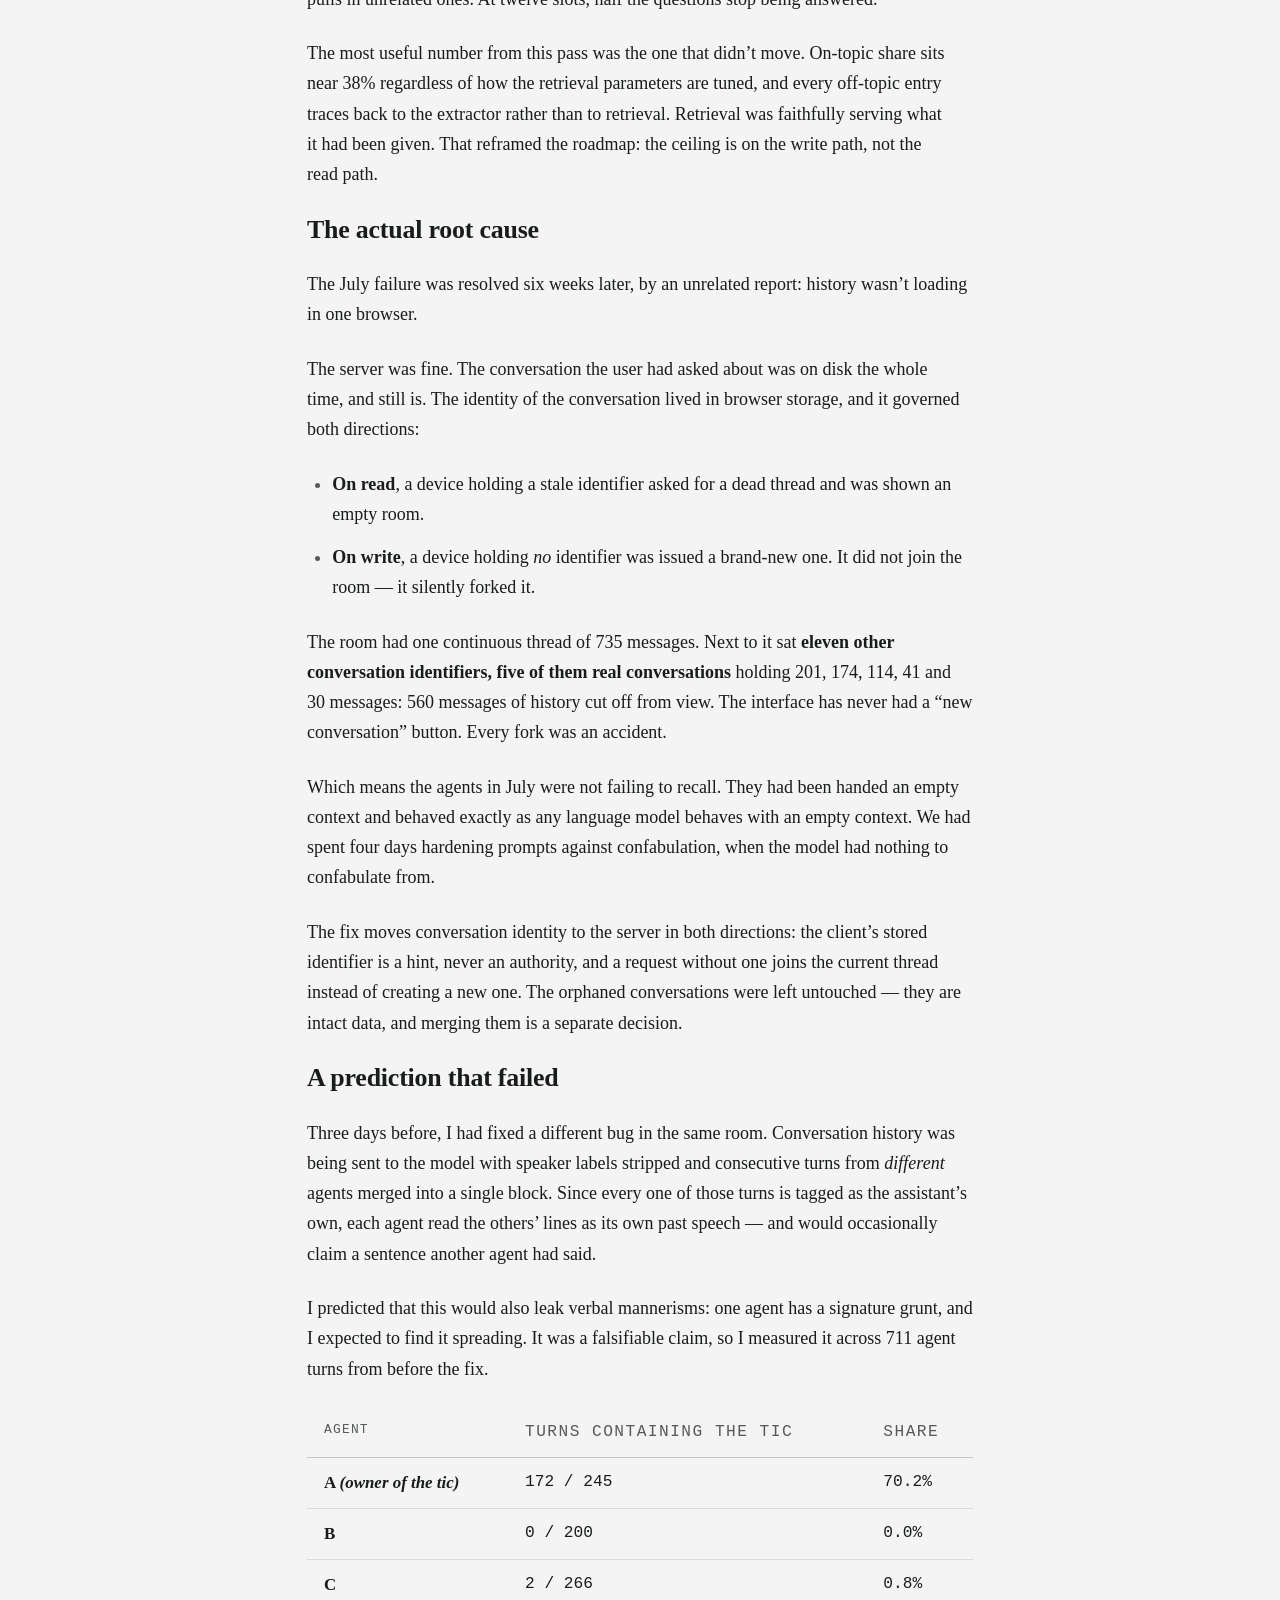
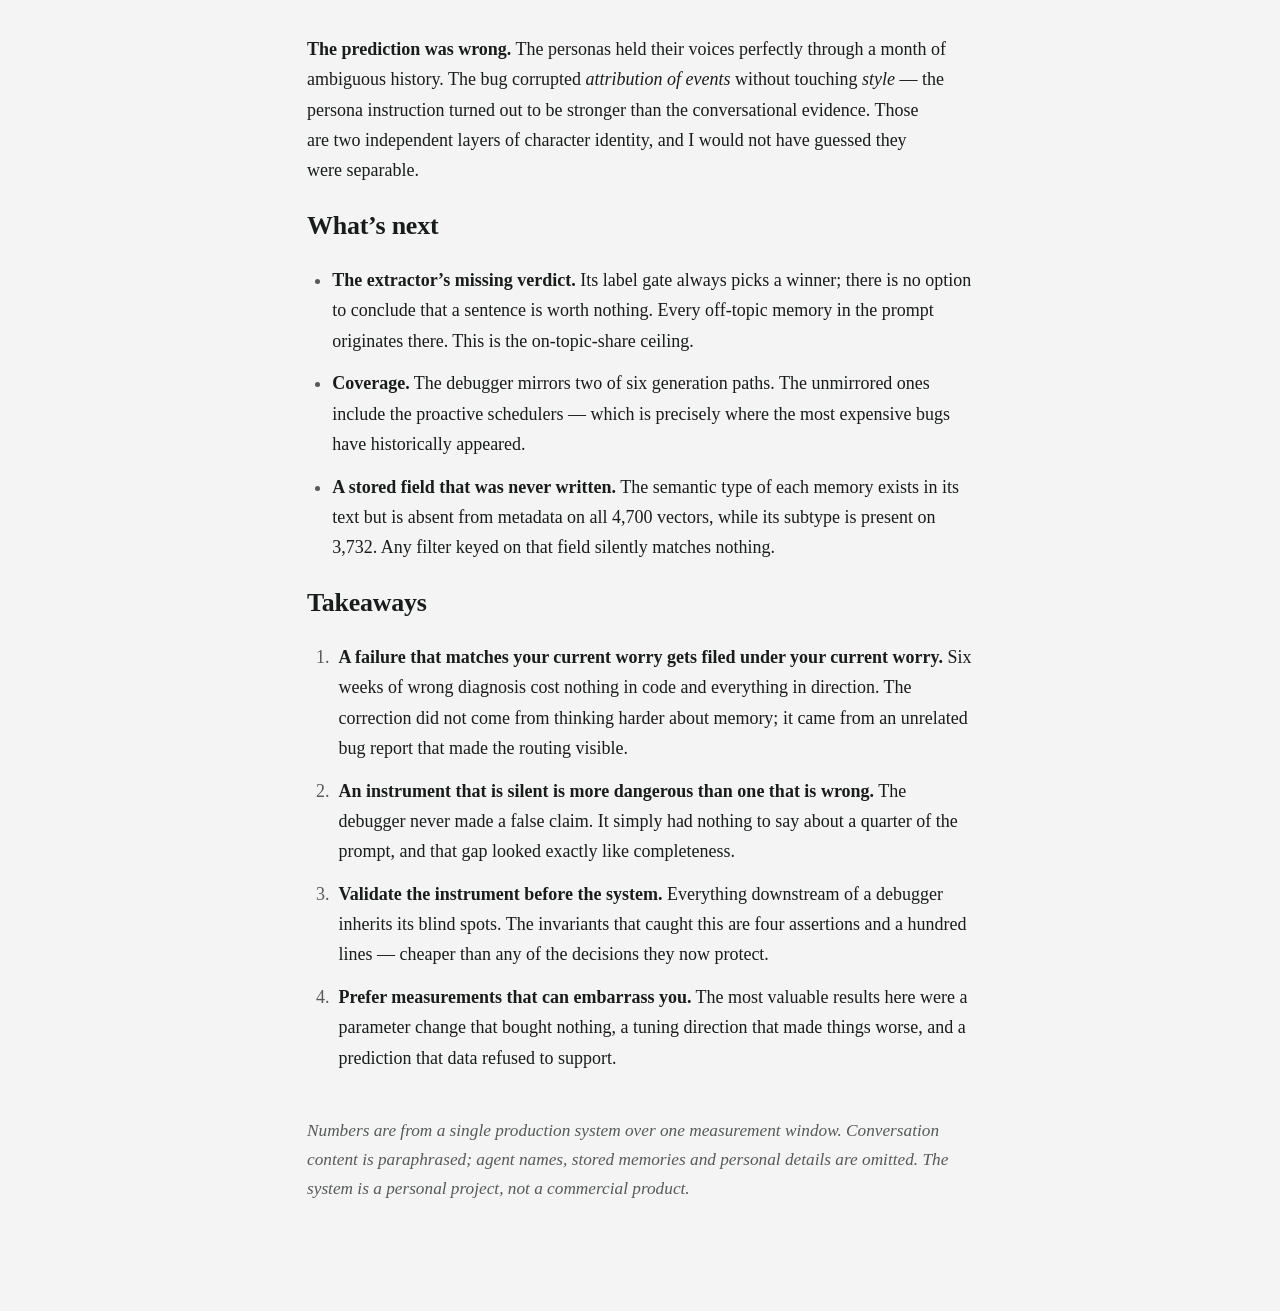
<file: wazne/case/case_study_2_observability_2026-08-28.html>
<!DOCTYPE html>
<html lang="en">
<head>
<meta charset="UTF-8">
<meta name="viewport" content="width=device-width, initial-scale=1.0">
<meta name="color-scheme" content="light">
<title>Case Study — When the Memory Wasn't the Problem</title>
<style>
  :root{
    --paper:#F3F4F3;      /* cool technical off-white — deliberately not cream */
    --ink:#191C1C;        /* near-black, faint cool bias */
    --ink-soft:#565A59;   /* secondary text */
    --rule:#DADCD9;       /* hairline */
    --rule-strong:#C3C6C3;
    --accent:#2C5D60;     /* one restrained accent: desaturated teal-slate */
    --accent-deep:#1F4547;
    --serif:Georgia,"Charter","Iowan Old Style","Source Serif 4","Times New Roman",serif;
    --mono:ui-monospace,"SF Mono","Cascadia Code","Consolas","Liberation Mono",monospace;
  }
  *{box-sizing:border-box}
  html{font-size:18px;-webkit-text-size-adjust:100%}
  body{
    margin:0;background:var(--paper);color:var(--ink);
    font-family:var(--serif);font-size:1rem;line-height:1.68;
    text-rendering:optimizeLegibility;-webkit-font-smoothing:antialiased;
  }
  .doc{max-width:40rem;margin:0 auto;padding:4.5rem 1.5rem 6rem}

  /* ── masthead ── */
  .eyebrow{
    font-family:var(--mono);font-size:.72rem;letter-spacing:.2em;text-transform:uppercase;
    color:var(--accent);margin:0 0 1.1rem;font-weight:400;
  }
  h1{
    font-family:var(--serif);font-weight:700;font-size:2.55rem;line-height:1.08;
    letter-spacing:-.012em;margin:0 0 1.4rem;text-wrap:balance;
  }
  .dek{
    font-size:1.16rem;line-height:1.55;color:var(--ink-soft);font-style:italic;
    margin:0;text-wrap:pretty;max-width:34rem;
  }
  hr{border:0;border-top:1px solid var(--rule);margin:2.6rem 0}
  .masthead-rule{border-top:1px solid var(--rule-strong);margin:2.8rem 0 0}

  /* ── flow rhythm ── */
  .doc > * + *{margin-top:1.35rem}
  h2{
    font-family:var(--serif);font-weight:700;font-size:1.44rem;line-height:1.2;
    letter-spacing:-.008em;margin:3.3rem 0 0;text-wrap:balance;
  }
  h2 + *{margin-top:1rem}
  p{margin:0;text-wrap:pretty}

  a{color:var(--accent);text-decoration:underline;text-decoration-thickness:1px;text-underline-offset:2px}
  a:hover{color:var(--accent-deep)}
  a:focus-visible{outline:2px solid var(--accent);outline-offset:3px;border-radius:1px}

  strong{font-weight:700}
  em{font-style:italic}
  code{
    font-family:var(--mono);font-size:.86em;background:rgba(25,28,28,.05);
    padding:.08em .34em;border-radius:2px;color:var(--ink);
  }

  /* ── lists ── */
  ul,ol{margin:1.05rem 0 0;padding-left:1.4rem}
  li{margin:0}
  li + li{margin-top:.7rem}
  li::marker{color:var(--ink-soft)}
  ol{padding-left:1.5rem}
  ol li{padding-left:.25rem}

  /* ── tables ── */
  .tw{overflow-x:auto;margin-top:1.35rem}
  table{
    border-collapse:collapse;width:100%;font-size:.94rem;
    font-variant-numeric:tabular-nums;
  }
  caption{caption-side:top;text-align:left}
  th,td{
    text-align:left;padding:.6rem .95rem;border-bottom:1px solid var(--rule);
    vertical-align:top;
  }
  thead th{
    font-family:var(--mono);font-weight:400;font-size:.72rem;letter-spacing:.09em;
    text-transform:uppercase;color:var(--ink-soft);border-bottom:1px solid var(--rule-strong);
    white-space:nowrap;
  }
  tbody th{font-weight:700;font-family:var(--serif)}
  td.num,th.num{font-family:var(--mono);font-size:.9rem}
  tbody tr:last-child th,tbody tr:last-child td{border-bottom:0}

  .closing{color:var(--ink-soft);font-style:italic;font-size:.96rem;margin-top:2.4rem}

  @media (max-width:600px){
    html{font-size:17px}
    h1{font-size:2.1rem}
    .doc{padding:3rem 1.2rem 4.5rem}
  }
  @media print{
    body{background:#fff}
    .doc{max-width:none;padding:0}
    a{color:var(--ink);text-decoration:none}
    h2{break-after:avoid}
    table,figure{break-inside:avoid}
  }
</style>
</head>
<body>
<article class="doc">

  <p class="eyebrow">Case Study</p>
  <h1>When the Memory Wasn&rsquo;t the Problem</h1>
  <p class="dek">A user-visible memory failure in my AI companion system stayed misdiagnosed for six weeks. This is how a purpose-built RAG debugger eventually found the real cause &mdash; and what happened when I turned the same scrutiny on the debugger itself. Numbers are from a live system; conversation content is paraphrased and anonymized throughout.</p>
  <hr class="masthead-rule">

  <h2>The system</h2>
  <p>A long-term memory engine behind several conversational agents. A vector store holds roughly 4,700 memories for the main persona; a relational store holds hard biographical facts. A semantic extractor decides what is worth keeping from each exchange. Retrieval runs a pipeline: source exclusion, a literal-match channel for acronyms, reranking, a temporal cutoff, diversity selection, and a character budget.</p>
  <p>One of the rooms hosts three agents at once. They share a conversation but keep separate memories, which is the point &mdash; one of them can know something the others don&rsquo;t.</p>

  <h2>The failure</h2>
  <p>July 13. The user asks the three agents whether they remember what he had told them a few minutes earlier, mentioning that he had just moved from his phone to his desktop.</p>
  <p>All three answer confidently. All three are wrong. He corrects them &mdash; the real topic had been something else entirely &mdash; and they confabulate a second time, just as confidently, now around the corrected topic.</p>
  <p>Three minutes later he explains the failure to himself: the memory system is young, it doesn&rsquo;t record everything yet, this is expected for now.</p>
  <p>That explanation was wrong. It held for six weeks.</p>

  <h2>The wrong fix</h2>
  <p>Four days later a fix shipped: three anti-confabulation rules added to the agents&rsquo; prompts. Don&rsquo;t claim to remember what you don&rsquo;t have. Say you don&rsquo;t know.</p>
  <p>That is a prompt fix for an architectural failure. But there was no way to know that at the time, because there was no way to see what the model had actually received.</p>
  <p>The deeper problem was diagnostic, not technical: <strong>the failure was shaped exactly like the failure we were expecting.</strong> We were actively working on memory quality, so a memory-shaped symptom went into the memory drawer. Nothing about it looked like a routing bug, so nobody looked for one.</p>

  <h2>The debugger</h2>
  <p>The tool that eventually resolved this is a read-only inspector over the whole memory path. Two views:</p>
  <ul>
    <li><strong>Read</strong> &mdash; every stage between the incoming query and the assembled system prompt, with the full contents of each stage, not just counts.</li>
    <li><strong>Write</strong> &mdash; the extractor&rsquo;s decision chain for a candidate memory: length gate, every competing label with its confidence score, which one won, which lost, the assigned importance and lifetime, and the exact text that would be stored.</li>
  </ul>
  <p>One design decision mattered more than the rest: <strong>the debugger does not simulate production, it calls the same context-assembly function the live endpoint calls.</strong> There is no second implementation to drift out of sync. Where that principle was violated, it cost me &mdash; twice, as it turns out.</p>

  <h2>Auditing the debugger</h2>
  <p>By late August the debugger had become load-bearing. A relevance harness ran on top of it, and parameter decisions ran on top of that harness. It had never itself been tested.</p>
  <p>So I audited it, with four invariants over the read trace:</p>
  <ol>
    <li>No entry may appear in the final stage without existing in some earlier stage.</li>
    <li>The budget-trimmed stage must be a subset of the stage before it.</li>
    <li>Every entry in the last stage must appear in the assembled prompt.</li>
    <li>The number of memory lines in the prompt must equal the last stage&rsquo;s count exactly.</li>
  </ol>
  <p>Invariants 2, 3 and 4 passed on every probe. <strong>Invariant 1 failed on every probe.</strong></p>
  <p>Two entries in the final stage existed in no earlier stage. They were behavioural rules &mdash; a separate retrieval channel that had never been given a trace stage at all. Roughly a quarter of the prompt had no provenance the debugger could show. A second channel for imported reference material had the same gap.</p>
  <p>This also explained a complaint I had failed to reproduce. The user had reported that a behavioural rule kept &ldquo;coming back into memory&rdquo;, and I could not trace where it entered. It wasn&rsquo;t traceable. The trace never contained it. The debugger had not been lying &mdash; it had been <em>silent</em>, which is harder to notice.</p>
  <p>Two more findings from the same pass:</p>
  <ul>
    <li>A stage named <em>after exclusion</em> was <strong>growing</strong>: 30 entries in, 36 out. A literal-match channel was injecting entries between stages and had only ever reported itself to stdout. The retrieval channel we had spent three days debugging was invisible in the debugger built to debug it.</li>
    <li>The sandbox generation path assembled conversation history with its own simplified loop, omitting the elapsed-time markers (<code>[&mdash; 3 days later &mdash;]</code>) that production inserts. I had fixed exactly this class of bug three days earlier in the multi-agent room, and walked straight past its twin fifteen lines below.</li>
  </ul>
  <p>All three are now fixed: the missing channels have stages, the growing stage is split into <em>before</em> and <em>after</em> the injection, and both history builders call one shared function. The invariant suite runs as a script and exits non-zero on violation.</p>

  <h2>When the measurement lies</h2>
  <p>The audit forced a second, more uncomfortable review: of the measurements themselves. I found eight instances across one month, in two families.</p>
  <p><strong>Measuring the wrong quantity.</strong> The regression harness counted how many memories reached the prompt. The question we actually cared about was whether they were the <em>right</em> memories. So the harness reported &ldquo;26/26, no change&rdquo; when a new retrieval channel had taken a specific query from zero relevant results to three, and it reported success when a diversity-parameter change increased volume by 37% while the target query still returned nothing on topic.</p>
  <p><strong>The instrument silently measuring nothing.</strong> An offline comparison returned identical numbers for four different configurations. The conclusion &ldquo;this parameter has no effect&rdquo; was one keystroke from being written down. The real cause was a missing environment variable: a user-scoping filter silently excluded the entire semantic channel, so only an unfiltered fallback channel was being measured. A second script pointed its store path at a directory that didn&rsquo;t exist, quietly created an empty database, and reported zero results for everything.</p>
  <p>The rule I now apply before believing any measurement: <strong>prove the instrument measures anything at all before trusting what it says.</strong> Every harness prints its record count on startup, and identical numbers across configurations are treated as instrument failure until proven otherwise.</p>
  <p>Once the harness measured relevance instead of volume, a parameter that had been raised a week earlier turned out to buy nothing:</p>
  <div class="tw">
  <table>
    <thead><tr><th>Memory slots</th><th class="num">Recall</th><th class="num">On-topic share</th><th class="num">Entries returned</th></tr></thead>
    <tbody>
      <tr><th>5</th><td class="num">70%</td><td class="num">34.8%</td><td class="num">46</td></tr>
      <tr><th>6</th><td class="num">80%</td><td class="num">38.8%</td><td class="num">49</td></tr>
      <tr><th>8 <em>(shipped)</em></th><td class="num">80%</td><td class="num">38.5%</td><td class="num">52</td></tr>
      <tr><th>12</th><td class="num">80%</td><td class="num">37.0%</td><td class="num">54</td></tr>
    </tbody>
  </table>
  </div>
  <p>The entire gain happened at six. Going to eight added three more entries and zero additional answers.</p>
  <p>Widening the diversity selector was worse than useless &mdash; it actively destroyed relevance, which is obvious in hindsight and was not obvious at all beforehand:</p>
  <div class="tw">
  <table>
    <thead><tr><th>Diversity slots</th><th class="num">Recall</th><th class="num">On-topic share</th></tr></thead>
    <tbody>
      <tr><th>3</th><td class="num">70%</td><td class="num">43.8%</td></tr>
      <tr><th>5 <em>(current)</em></th><td class="num">80%</td><td class="num">38.8%</td></tr>
      <tr><th>8</th><td class="num">60%</td><td class="num">27.1%</td></tr>
      <tr><th>12</th><td class="num">50%</td><td class="num">28.8%</td></tr>
    </tbody>
  </table>
  </div>
  <p>The selector carries a similarity penalty. The more slots it is given, the harder it works to find something <em>different</em> &mdash; so it pushes out the on-topic entries that answer the question and pulls in unrelated ones. At twelve slots, half the questions stop being answered.</p>
  <p>The most useful number from this pass was the one that didn&rsquo;t move. On-topic share sits near 38% regardless of how the retrieval parameters are tuned, and every off-topic entry traces back to the extractor rather than to retrieval. Retrieval was faithfully serving what it had been given. That reframed the roadmap: the ceiling is on the write path, not the read path.</p>

  <h2>The actual root cause</h2>
  <p>The July failure was resolved six weeks later, by an unrelated report: history wasn&rsquo;t loading in one browser.</p>
  <p>The server was fine. The conversation the user had asked about was on disk the whole time, and still is. The identity of the conversation lived in browser storage, and it governed both directions:</p>
  <ul>
    <li><strong>On read</strong>, a device holding a stale identifier asked for a dead thread and was shown an empty room.</li>
    <li><strong>On write</strong>, a device holding <em>no</em> identifier was issued a brand-new one. It did not join the room &mdash; it silently forked it.</li>
  </ul>
  <p>The room had one continuous thread of 735 messages. Next to it sat <strong>eleven other conversation identifiers, five of them real conversations</strong> holding 201, 174, 114, 41 and 30 messages: 560 messages of history cut off from view. The interface has never had a &ldquo;new conversation&rdquo; button. Every fork was an accident.</p>
  <p>Which means the agents in July were not failing to recall. They had been handed an empty context and behaved exactly as any language model behaves with an empty context. We had spent four days hardening prompts against confabulation, when the model had nothing to confabulate from.</p>
  <p>The fix moves conversation identity to the server in both directions: the client&rsquo;s stored identifier is a hint, never an authority, and a request without one joins the current thread instead of creating a new one. The orphaned conversations were left untouched &mdash; they are intact data, and merging them is a separate decision.</p>

  <h2>A prediction that failed</h2>
  <p>Three days before, I had fixed a different bug in the same room. Conversation history was being sent to the model with speaker labels stripped and consecutive turns from <em>different</em> agents merged into a single block. Since every one of those turns is tagged as the assistant&rsquo;s own, each agent read the others&rsquo; lines as its own past speech &mdash; and would occasionally claim a sentence another agent had said.</p>
  <p>I predicted that this would also leak verbal mannerisms: one agent has a signature grunt, and I expected to find it spreading. It was a falsifiable claim, so I measured it across 711 agent turns from before the fix.</p>
  <div class="tw">
  <table>
    <thead><tr><th>Agent</th><th class="num">Turns containing the tic</th><th class="num">Share</th></tr></thead>
    <tbody>
      <tr><th>A <em>(owner of the tic)</em></th><td class="num">172 / 245</td><td class="num">70.2%</td></tr>
      <tr><th>B</th><td class="num">0 / 200</td><td class="num">0.0%</td></tr>
      <tr><th>C</th><td class="num">2 / 266</td><td class="num">0.8%</td></tr>
    </tbody>
  </table>
  </div>
  <p><strong>The prediction was wrong.</strong> The personas held their voices perfectly through a month of ambiguous history. The bug corrupted <em>attribution of events</em> without touching <em>style</em> &mdash; the persona instruction turned out to be stronger than the conversational evidence. Those are two independent layers of character identity, and I would not have guessed they were separable.</p>

  <h2>What&rsquo;s next</h2>
  <ul>
    <li><strong>The extractor&rsquo;s missing verdict.</strong> Its label gate always picks a winner; there is no option to conclude that a sentence is worth nothing. Every off-topic memory in the prompt originates there. This is the on-topic-share ceiling.</li>
    <li><strong>Coverage.</strong> The debugger mirrors two of six generation paths. The unmirrored ones include the proactive schedulers &mdash; which is precisely where the most expensive bugs have historically appeared.</li>
    <li><strong>A stored field that was never written.</strong> The semantic type of each memory exists in its text but is absent from metadata on all 4,700 vectors, while its subtype is present on 3,732. Any filter keyed on that field silently matches nothing.</li>
  </ul>

  <h2>Takeaways</h2>
  <ol>
    <li><strong>A failure that matches your current worry gets filed under your current worry.</strong> Six weeks of wrong diagnosis cost nothing in code and everything in direction. The correction did not come from thinking harder about memory; it came from an unrelated bug report that made the routing visible.</li>
    <li><strong>An instrument that is silent is more dangerous than one that is wrong.</strong> The debugger never made a false claim. It simply had nothing to say about a quarter of the prompt, and that gap looked exactly like completeness.</li>
    <li><strong>Validate the instrument before the system.</strong> Everything downstream of a debugger inherits its blind spots. The invariants that caught this are four assertions and a hundred lines &mdash; cheaper than any of the decisions they now protect.</li>
    <li><strong>Prefer measurements that can embarrass you.</strong> The most valuable results here were a parameter change that bought nothing, a tuning direction that made things worse, and a prediction that data refused to support.</li>
  </ol>

  <p class="closing">Numbers are from a single production system over one measurement window. Conversation content is paraphrased; agent names, stored memories and personal details are omitted. The system is a personal project, not a commercial product.</p>

</article>

</body>
</html>
</file>
